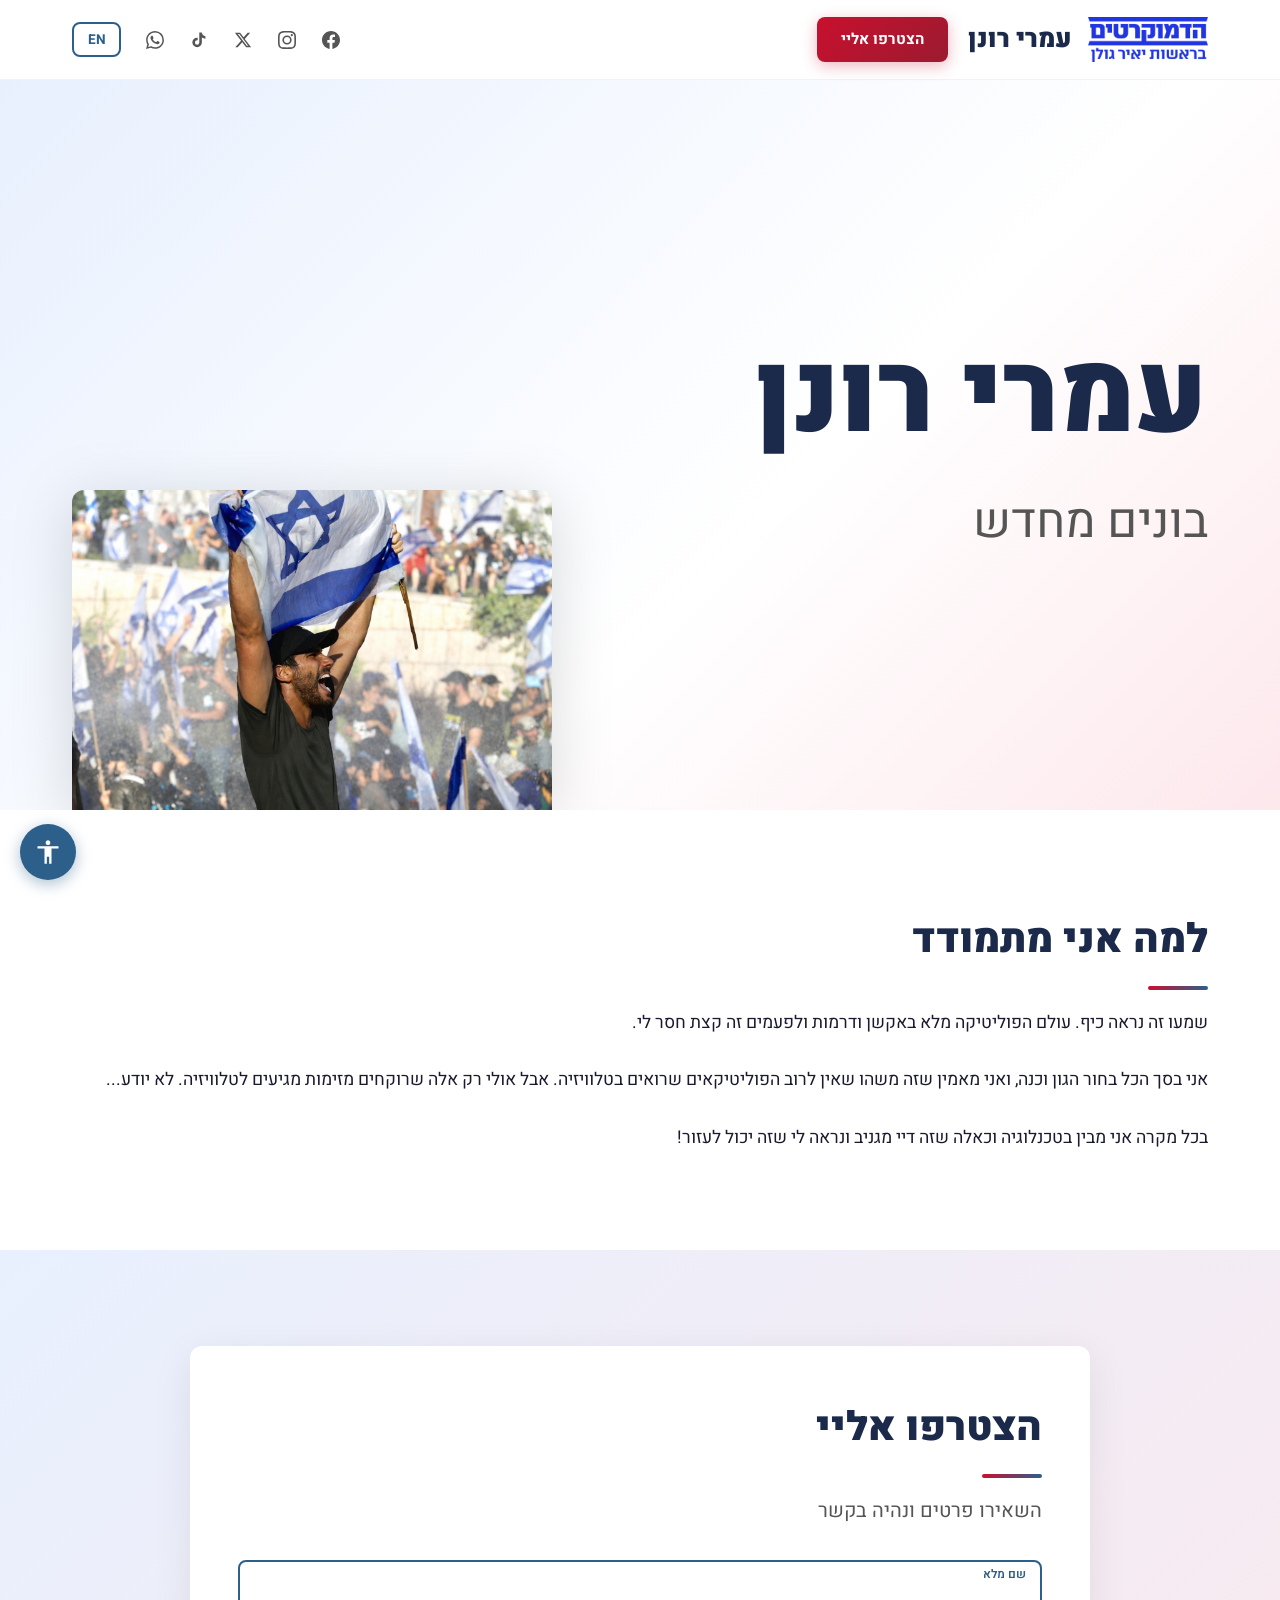
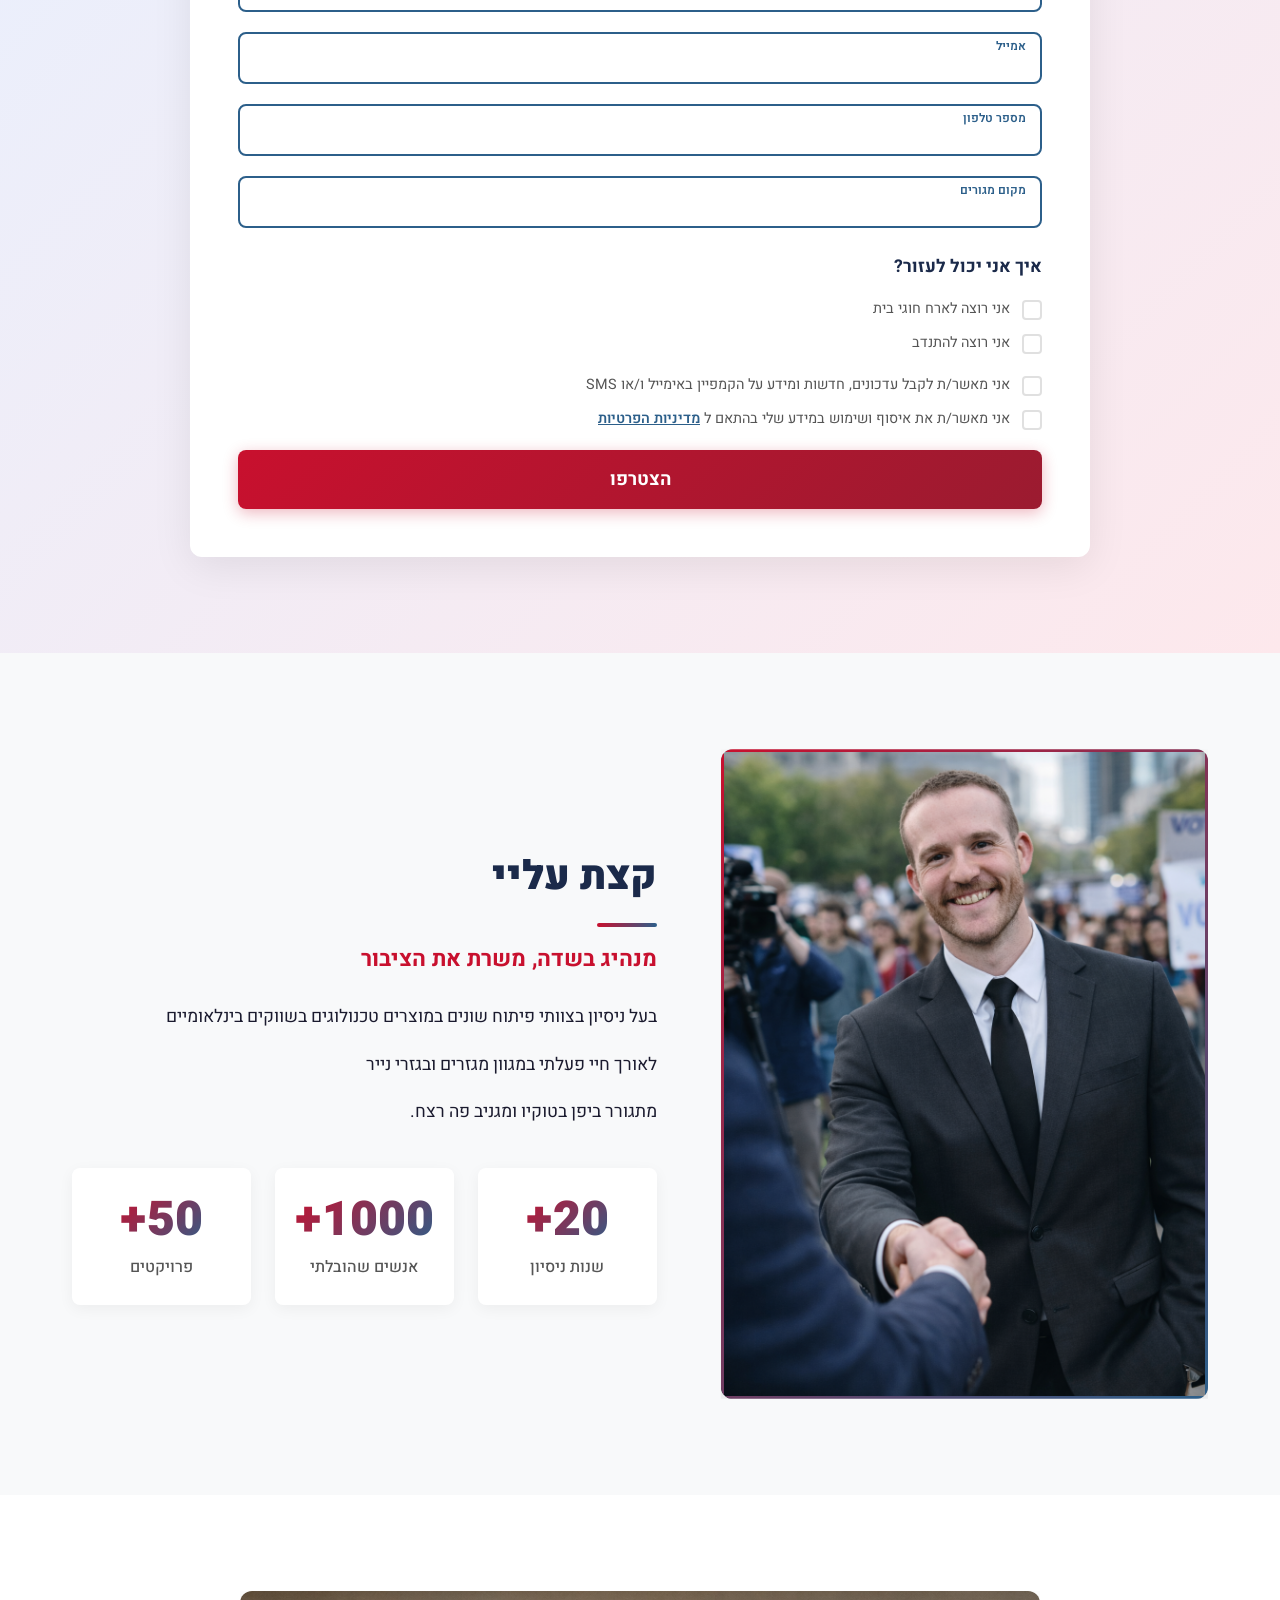
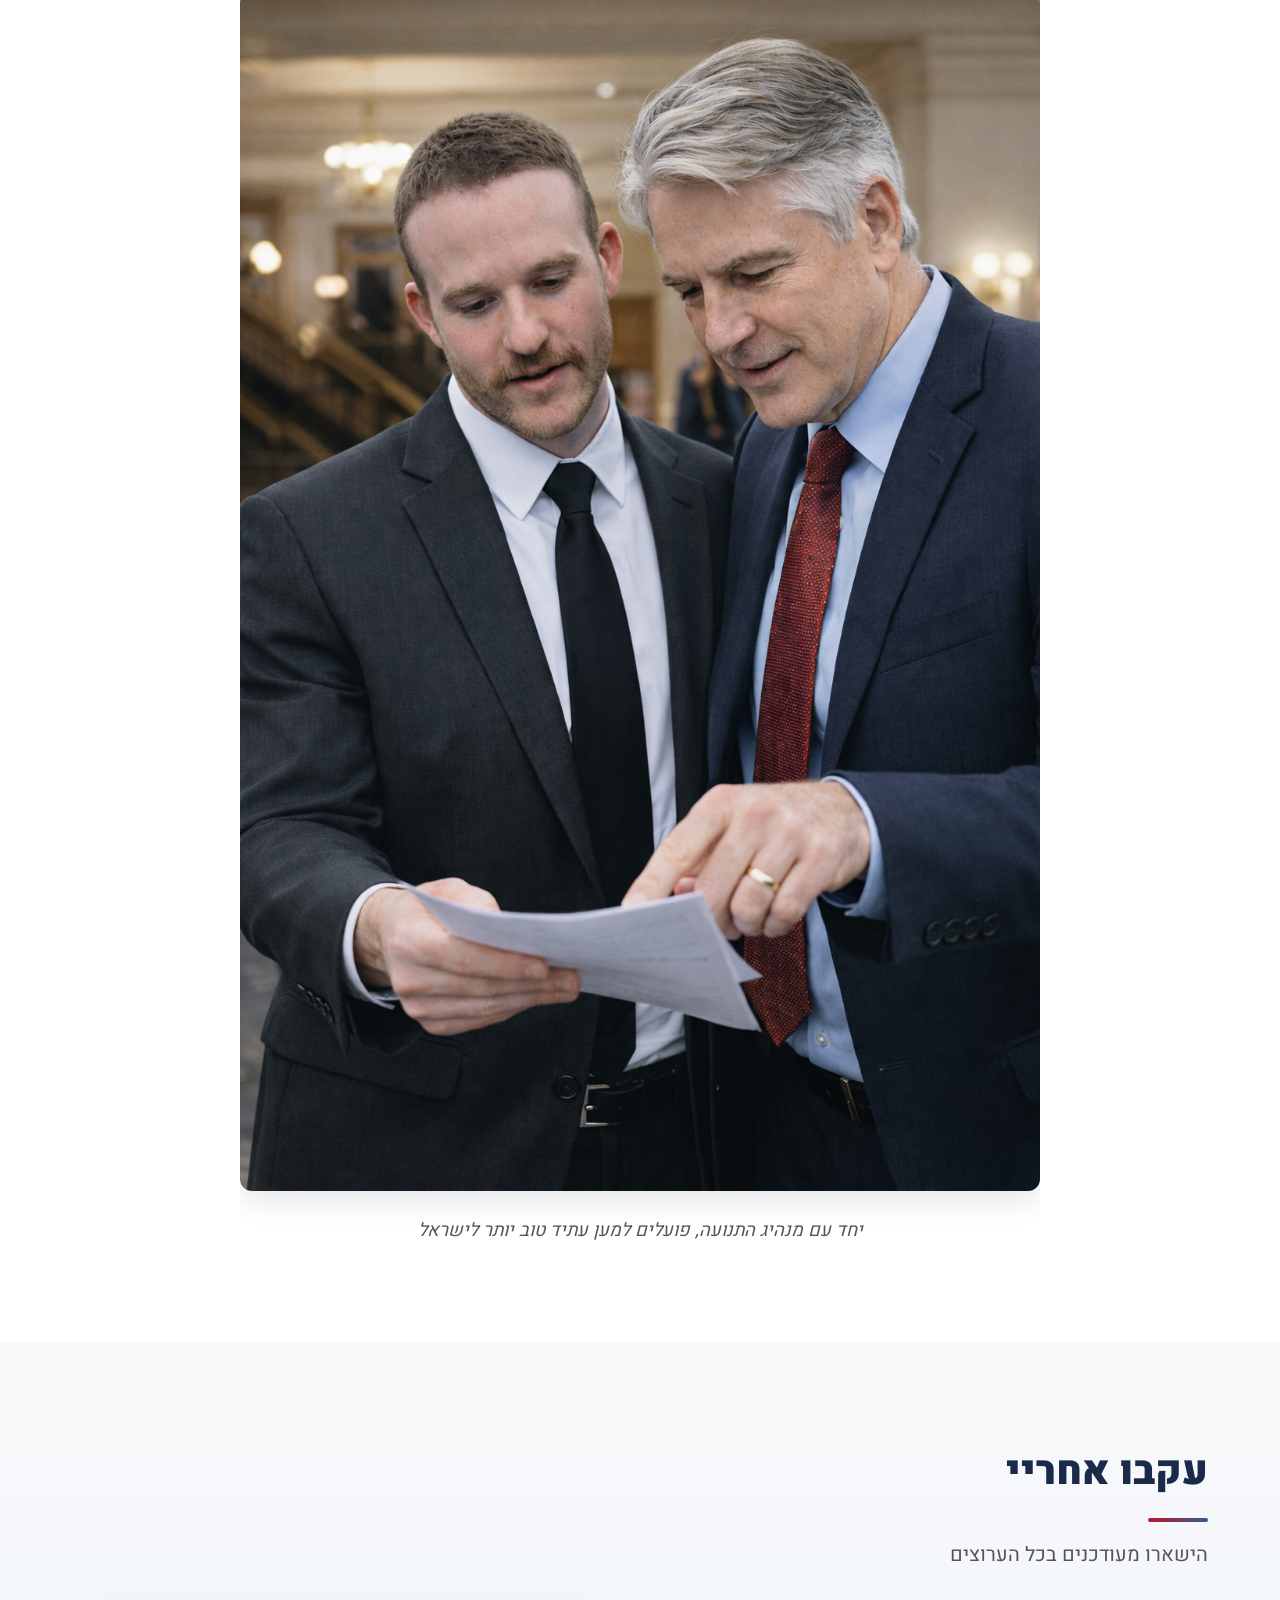
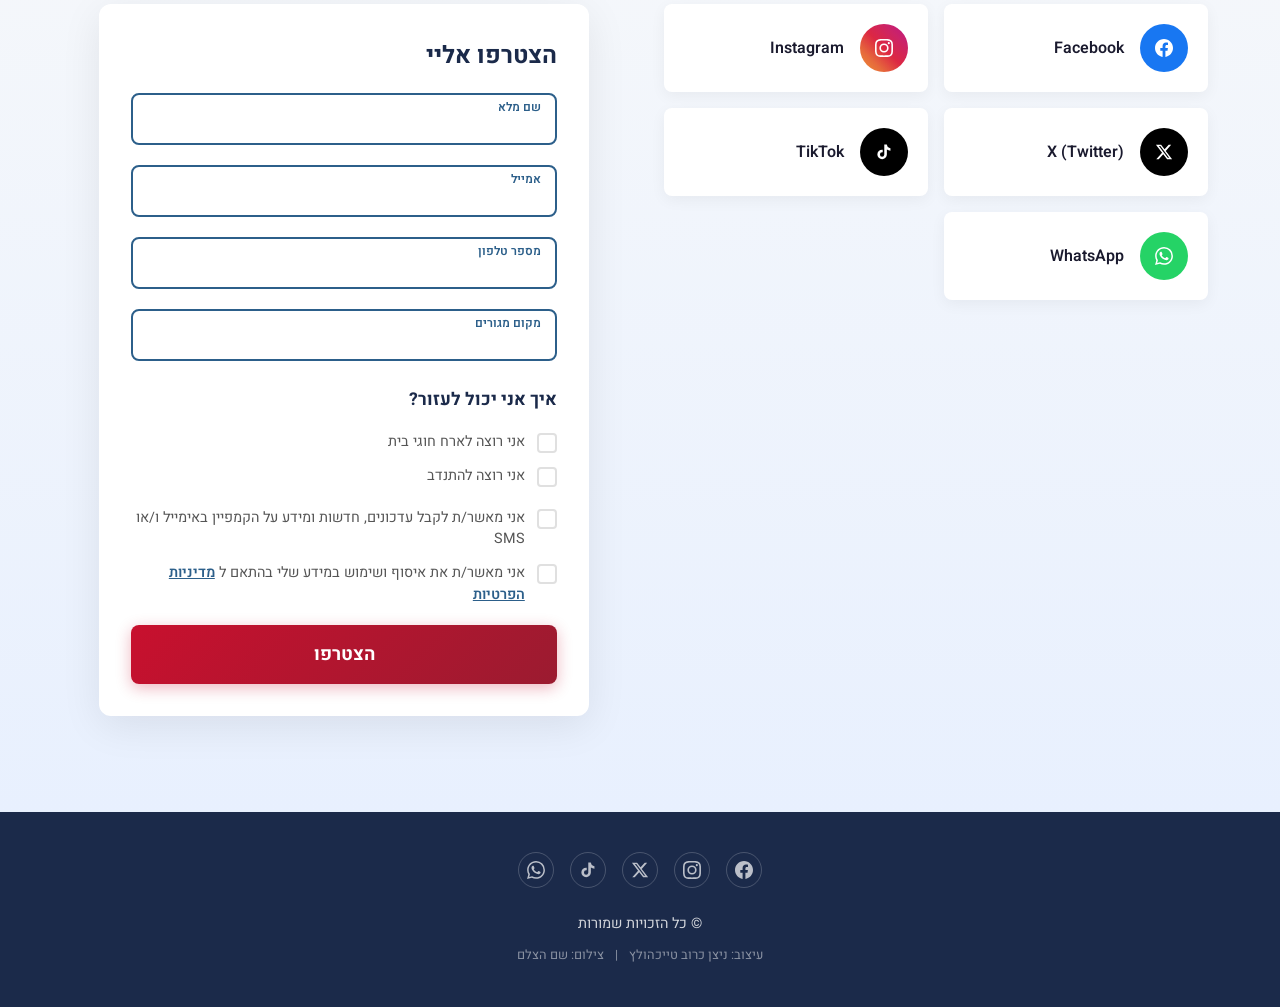
<file: index.html>
<!DOCTYPE html>
<html lang="he" dir="rtl">
<head>
  <meta charset="UTF-8">
  <meta name="viewport" content="width=device-width, initial-scale=1.0">
  <title id="pageTitle">עמרי רונן — בונים מחדש</title>
  <meta name="description" id="metaDescription" content="הצטרפו לעמרי רונן לקידום חזון מדיני ותיקון חברתי">
  <meta property="og:title" content="עמרי רונן — בונים מחדש">
  <meta property="og:description" content="הצטרפו לעמרי רונן לקידום חזון מדיני ותיקון חברתי">
  <meta property="og:image" content="images/og-image.jpg">
  <meta property="og:type" content="website">
  <link rel="icon" href="images/favicon.ico">

  <!-- Google Fonts -->
  <link rel="preconnect" href="https://fonts.googleapis.com">
  <link rel="preconnect" href="https://fonts.gstatic.com" crossorigin>
  <link href="https://fonts.googleapis.com/css2?family=Heebo:wght@300;400;500;700;900&family=Frank+Ruhl+Libre:wght@400;700;900&family=Inter:wght@300;400;500;700&display=swap" rel="stylesheet">

  <!-- Stylesheets -->
  <link rel="stylesheet" href="css/styles.css">
  <link rel="stylesheet" href="css/animations.css">
</head>
<body>

  <!-- ====== SKIP TO CONTENT (Accessibility) ====== -->
  <a href="#main-content" class="skip-link" id="skipLink">דלג לתוכן</a>

  <!-- ====== HEADER ====== -->
  <header class="site-header" id="siteHeader">
    <div class="header-container">
      <!-- Logo & Candidate Name + CTA -->
      <div class="header-left">
        <a href="#hero" class="header-logo">
          <img src="images/logo.svg" alt="" id="headerLogo" class="logo-img">
        </a>
        <div class="header-identity">
          <span class="candidate-name" data-i18n="header.candidateName"></span>
          <a href="#join" class="btn btn-primary header-cta" data-i18n="header.ctaButton"></a>
        </div>
      </div>

      <!-- Header Actions -->
      <div class="header-actions">
        <!-- Social Icons (header) -->
        <div class="social-icons header-social" id="headerSocial">
          <!-- Populated by JS -->
        </div>

        <!-- Language Toggle -->
        <button class="lang-toggle" id="langToggle" aria-label="Switch Language">
          <span data-i18n="languageToggle"></span>
        </button>
      </div>
    </div>
  </header>

  <!-- ====== MAIN CONTENT ====== -->
  <main id="main-content">

    <!-- ── Hero Section ── -->
    <section class="hero" id="hero">
      <div class="hero-grid">
        <!-- Text Side -->
        <div class="hero-text">
          <h1 class="hero-headline anim-fade-up" data-i18n="hero.headline"></h1>
          <p class="hero-subheadline anim-fade-up anim-delay-1" data-i18n="hero.subheadline"></p>
        </div>
        <!-- Image Side -->
        <div class="hero-image-wrapper anim-fade-left">
          <img src="" alt="" id="heroImage" class="hero-img lazyload">
        </div>
      </div>
    </section>

    <!-- ── Vision / Mission Section ── -->
    <section class="section vision-section" id="vision">
      <div class="container">
        <h2 class="section-title anim-fade-up" data-i18n="vision.title"></h2>
        <div class="vision-content" id="visionContent">
          <!-- Paragraphs populated by JS -->
        </div>
      </div>
    </section>

    <!-- ── Join Form (Primary) ── -->
    <section class="section join-section join-primary" id="join">
      <div class="container">
        <div class="form-wrapper anim-fade-up">
          <h2 class="section-title" data-i18n="joinForm.title"></h2>
          <p class="section-subtitle" data-i18n="joinForm.subtitle"></p>
          <form class="lead-form" id="joinFormPrimary" novalidate>
            <div class="form-grid">
              <div class="form-field" data-field="name">
                <input type="text" name="name" required autocomplete="name">
                <label data-i18n="joinForm.fields.name"></label>
                <span class="field-error"></span>
              </div>
              <div class="form-field" data-field="email">
                <input type="email" name="email" required autocomplete="email">
                <label data-i18n="joinForm.fields.email"></label>
                <span class="field-error"></span>
              </div>
              <div class="form-field" data-field="phone">
                <input type="tel" name="phone" required autocomplete="tel">
                <label data-i18n="joinForm.fields.phone"></label>
                <span class="field-error"></span>
              </div>
              <div class="form-field city-autocomplete-wrapper" data-field="city">
                <input type="text" name="city" class="city-autocomplete-input" autocomplete="off">
                <label data-i18n="joinForm.fields.city"></label>
                <span class="field-error"></span>
                <div class="city-dropdown"></div>
              </div>
            </div>
            <div class="form-checkboxes">
              <h4 class="form-checkboxes-title" data-i18n="joinForm.howCanIHelp"></h4>
              <label class="checkbox-label">
                <input type="checkbox" name="hostMeetings">
                <span class="checkbox-custom"></span>
                <span data-i18n="joinForm.checkboxes.hostMeetings"></span>
              </label>
              <label class="checkbox-label">
                <input type="checkbox" name="volunteer">
                <span class="checkbox-custom"></span>
                <span data-i18n="joinForm.checkboxes.volunteer"></span>
              </label>
            </div>
            <div class="form-consent">
              <label class="checkbox-label">
                <input type="checkbox" name="receiveUpdates">
                <span class="checkbox-custom"></span>
                <span data-i18n="joinForm.receiveUpdatesText"></span>
              </label>
              <label class="checkbox-label">
                <input type="checkbox" name="privacy" required>
                <span class="checkbox-custom"></span>
                <span>
                  <span data-i18n="joinForm.privacyText"></span>
                  <a href="privacy-policy.html" class="privacy-link" target="_blank" data-i18n="joinForm.privacyLink"></a>
                </span>
              </label>
            </div>
            <button type="submit" class="btn btn-primary btn-submit">
              <span data-i18n="joinForm.submitButton"></span>
              <span class="btn-loader" aria-hidden="true"></span>
            </button>
            <div class="form-message" id="formMessagePrimary" aria-live="polite"></div>
          </form>
        </div>
      </div>
    </section>

    <!-- ── About Section ── -->
    <section class="section about-section" id="about">
      <div class="container">
        <div class="about-grid">
          <div class="about-image-wrapper anim-fade-right">
            <img data-src-config="about" alt="" id="aboutImage" class="about-image lazyload">
          </div>
          <div class="about-content">
            <h2 class="section-title anim-fade-up" data-i18n="about.title"></h2>
            <p class="about-tagline anim-fade-up anim-delay-1" data-i18n="about.tagline"></p>
            <div class="about-bio anim-fade-up anim-delay-2" id="aboutBio">
              <!-- Populated by JS -->
            </div>
            <div class="achievements-grid" id="achievementsGrid">
              <!-- Populated by JS -->
            </div>
          </div>
        </div>
      </div>
    </section>

    <!-- ── Partner / Alliance Photo Section ── -->
    <section class="section partner-section" id="partnerSection">
      <div class="container">
        <div class="partner-wrapper anim-fade-up">
          <img data-src-config="partner" alt="" id="partnerImage" class="partner-image lazyload">
          <p class="partner-caption" data-i18n="partner.caption"></p>
        </div>
      </div>
    </section>

    <!-- ── Follow / Social + Second Form ── -->
    <section class="section follow-section" id="followSection">
      <div class="container">
        <h2 class="section-title anim-fade-up" data-i18n="follow.title"></h2>
        <p class="section-subtitle anim-fade-up anim-delay-1" data-i18n="follow.subtitle"></p>

        <div class="follow-grid">
          <!-- Social Links Grid -->
          <div class="follow-social anim-fade-up anim-delay-2" id="followSocial">
            <!-- Populated by JS -->
          </div>

          <!-- Second Join Form -->
          <div class="form-wrapper form-secondary anim-fade-up anim-delay-3">
            <h3 class="form-title" data-i18n="joinForm.title"></h3>
            <form class="lead-form" id="joinFormSecondary" novalidate>
              <div class="form-grid">
                <div class="form-field" data-field="name">
                  <input type="text" name="name" required autocomplete="name">
                  <label data-i18n="joinForm.fields.name"></label>
                  <span class="field-error"></span>
                </div>
                <div class="form-field" data-field="email">
                  <input type="email" name="email" required autocomplete="email">
                  <label data-i18n="joinForm.fields.email"></label>
                  <span class="field-error"></span>
                </div>
                <div class="form-field" data-field="phone">
                  <input type="tel" name="phone" required autocomplete="tel">
                  <label data-i18n="joinForm.fields.phone"></label>
                  <span class="field-error"></span>
                </div>
                <div class="form-field city-autocomplete-wrapper" data-field="city">
                  <input type="text" name="city" class="city-autocomplete-input" autocomplete="off">
                  <label data-i18n="joinForm.fields.city"></label>
                  <span class="field-error"></span>
                  <div class="city-dropdown"></div>
                </div>
              </div>
              <div class="form-checkboxes">
                <h4 class="form-checkboxes-title" data-i18n="joinForm.howCanIHelp"></h4>
                <label class="checkbox-label">
                  <input type="checkbox" name="hostMeetings">
                  <span class="checkbox-custom"></span>
                  <span data-i18n="joinForm.checkboxes.hostMeetings"></span>
                </label>
                <label class="checkbox-label">
                  <input type="checkbox" name="volunteer">
                  <span class="checkbox-custom"></span>
                  <span data-i18n="joinForm.checkboxes.volunteer"></span>
                </label>
              </div>
              <div class="form-consent">
                <label class="checkbox-label">
                  <input type="checkbox" name="receiveUpdates">
                  <span class="checkbox-custom"></span>
                  <span data-i18n="joinForm.receiveUpdatesText"></span>
                </label>
                <label class="checkbox-label">
                  <input type="checkbox" name="privacy" required>
                  <span class="checkbox-custom"></span>
                  <span>
                    <span data-i18n="joinForm.privacyText"></span>
                    <a href="privacy-policy.html" class="privacy-link" target="_blank" data-i18n="joinForm.privacyLink"></a>
                  </span>
                </label>
              </div>
              <button type="submit" class="btn btn-primary btn-submit">
                <span data-i18n="joinForm.submitButton"></span>
                <span class="btn-loader" aria-hidden="true"></span>
              </button>
              <div class="form-message" id="formMessageSecondary" aria-live="polite"></div>
            </form>
          </div>
        </div>
      </div>
    </section>

  </main>

  <!-- ====== THANK YOU POPUP ====== -->
  <div class="popup-overlay" id="thankYouPopup" aria-hidden="true">
    <div class="popup-card">
      <button class="popup-close" id="popupClose" aria-label="Close">&times;</button>
      <div class="popup-icon">&#10003;</div>
      <h3 class="popup-title" data-i18n="joinForm.popup.title"></h3>
      <p class="popup-text" data-i18n="joinForm.popup.text"></p>
      <div class="popup-buttons">
        <a href="#" class="popup-btn popup-btn-whatsapp" id="popupWhatsapp" target="_blank" rel="noopener">
          <span data-i18n="joinForm.popup.whatsappButton"></span>
        </a>
        <a href="#" class="popup-btn popup-btn-register" id="popupRegister" target="_blank" rel="noopener">
          <span data-i18n="joinForm.popup.registerButton"></span>
        </a>
      </div>
    </div>
  </div>

  <!-- ====== FOOTER ====== -->
  <footer class="site-footer" id="siteFooter">
    <div class="footer-container">
      <div class="footer-social" id="footerSocial">
        <!-- Populated by JS -->
      </div>
      <div class="footer-info">
        <p data-i18n="footer.copyright"></p>
        <p class="footer-credits">
          <span data-i18n="footer.designCredit"></span>
          <span class="footer-separator">|</span>
          <span data-i18n="footer.photoCredit"></span>
        </p>
      </div>
    </div>
  </footer>

  <!-- ====== ACCESSIBILITY WIDGET ====== -->
  <div class="a11y-widget" id="a11yWidget">
    <button class="a11y-toggle" id="a11yToggle" aria-label="Accessibility Options">
      <svg viewBox="0 0 24 24" fill="currentColor" width="28" height="28">
        <path d="M12 2C13.1 2 14 2.9 14 4C14 5.1 13.1 6 12 6C10.9 6 10 5.1 10 4C10 2.9 10.9 2 12 2ZM21 9H15V22H13V16H11V22H9V9H3V7H21V9Z"/>
      </svg>
    </button>
    <div class="a11y-panel" id="a11yPanel" aria-hidden="true">
      <div class="a11y-panel-header">
        <h3 data-i18n="accessibility.title"></h3>
        <button class="a11y-close" id="a11yClose" aria-label="Close">&times;</button>
      </div>
      <div class="a11y-options">
        <button class="a11y-option" data-action="increaseFontSize">
          <span class="a11y-icon">A+</span>
          <span data-i18n="accessibility.options.increaseFontSize"></span>
        </button>
        <button class="a11y-option" data-action="decreaseFontSize">
          <span class="a11y-icon">A-</span>
          <span data-i18n="accessibility.options.decreaseFontSize"></span>
        </button>
        <button class="a11y-option" data-action="increaseLineHeight">
          <span class="a11y-icon">↕</span>
          <span data-i18n="accessibility.options.increaseLineHeight"></span>
        </button>
        <button class="a11y-option" data-action="readableFont">
          <span class="a11y-icon">Aa</span>
          <span data-i18n="accessibility.options.readableFont"></span>
        </button>
        <button class="a11y-option" data-action="highContrast">
          <span class="a11y-icon">◐</span>
          <span data-i18n="accessibility.options.highContrast"></span>
        </button>
        <button class="a11y-option" data-action="grayscale">
          <span class="a11y-icon">◑</span>
          <span data-i18n="accessibility.options.grayscale"></span>
        </button>
        <button class="a11y-option" data-action="highlightLinks">
          <span class="a11y-icon">🔗</span>
          <span data-i18n="accessibility.options.highlightLinks"></span>
        </button>
        <button class="a11y-option" data-action="readingMask">
          <span class="a11y-icon">▬</span>
          <span data-i18n="accessibility.options.readingMask"></span>
        </button>
        <button class="a11y-option" data-action="hideImages">
          <span class="a11y-icon">🖼</span>
          <span data-i18n="accessibility.options.hideImages"></span>
        </button>
        <button class="a11y-option" data-action="pauseAnimations">
          <span class="a11y-icon">⏸</span>
          <span data-i18n="accessibility.options.pauseAnimations"></span>
        </button>
        <button class="a11y-option" data-action="focusOutline">
          <span class="a11y-icon">□</span>
          <span data-i18n="accessibility.options.focusOutline"></span>
        </button>
        <button class="a11y-option a11y-reset" data-action="resetAll">
          <span class="a11y-icon">↺</span>
          <span data-i18n="accessibility.options.resetAll"></span>
        </button>
      </div>
    </div>
  </div>

  <!-- ====== READING MASK (Accessibility) ====== -->
  <div class="reading-mask" id="readingMask" aria-hidden="true">
    <div class="reading-mask-top"></div>
    <div class="reading-mask-bottom"></div>
  </div>

  <!-- ====== SCRIPTS ====== -->
  <script src="config/content.js"></script>
  <script src="config/settings.js"></script>
  <script src="js/app.js"></script>
  <script src="js/accessibility.js"></script>
  <script src="js/form.js"></script>
  <script src="js/city-autocomplete.js"></script>

</body>
</html>
</file>
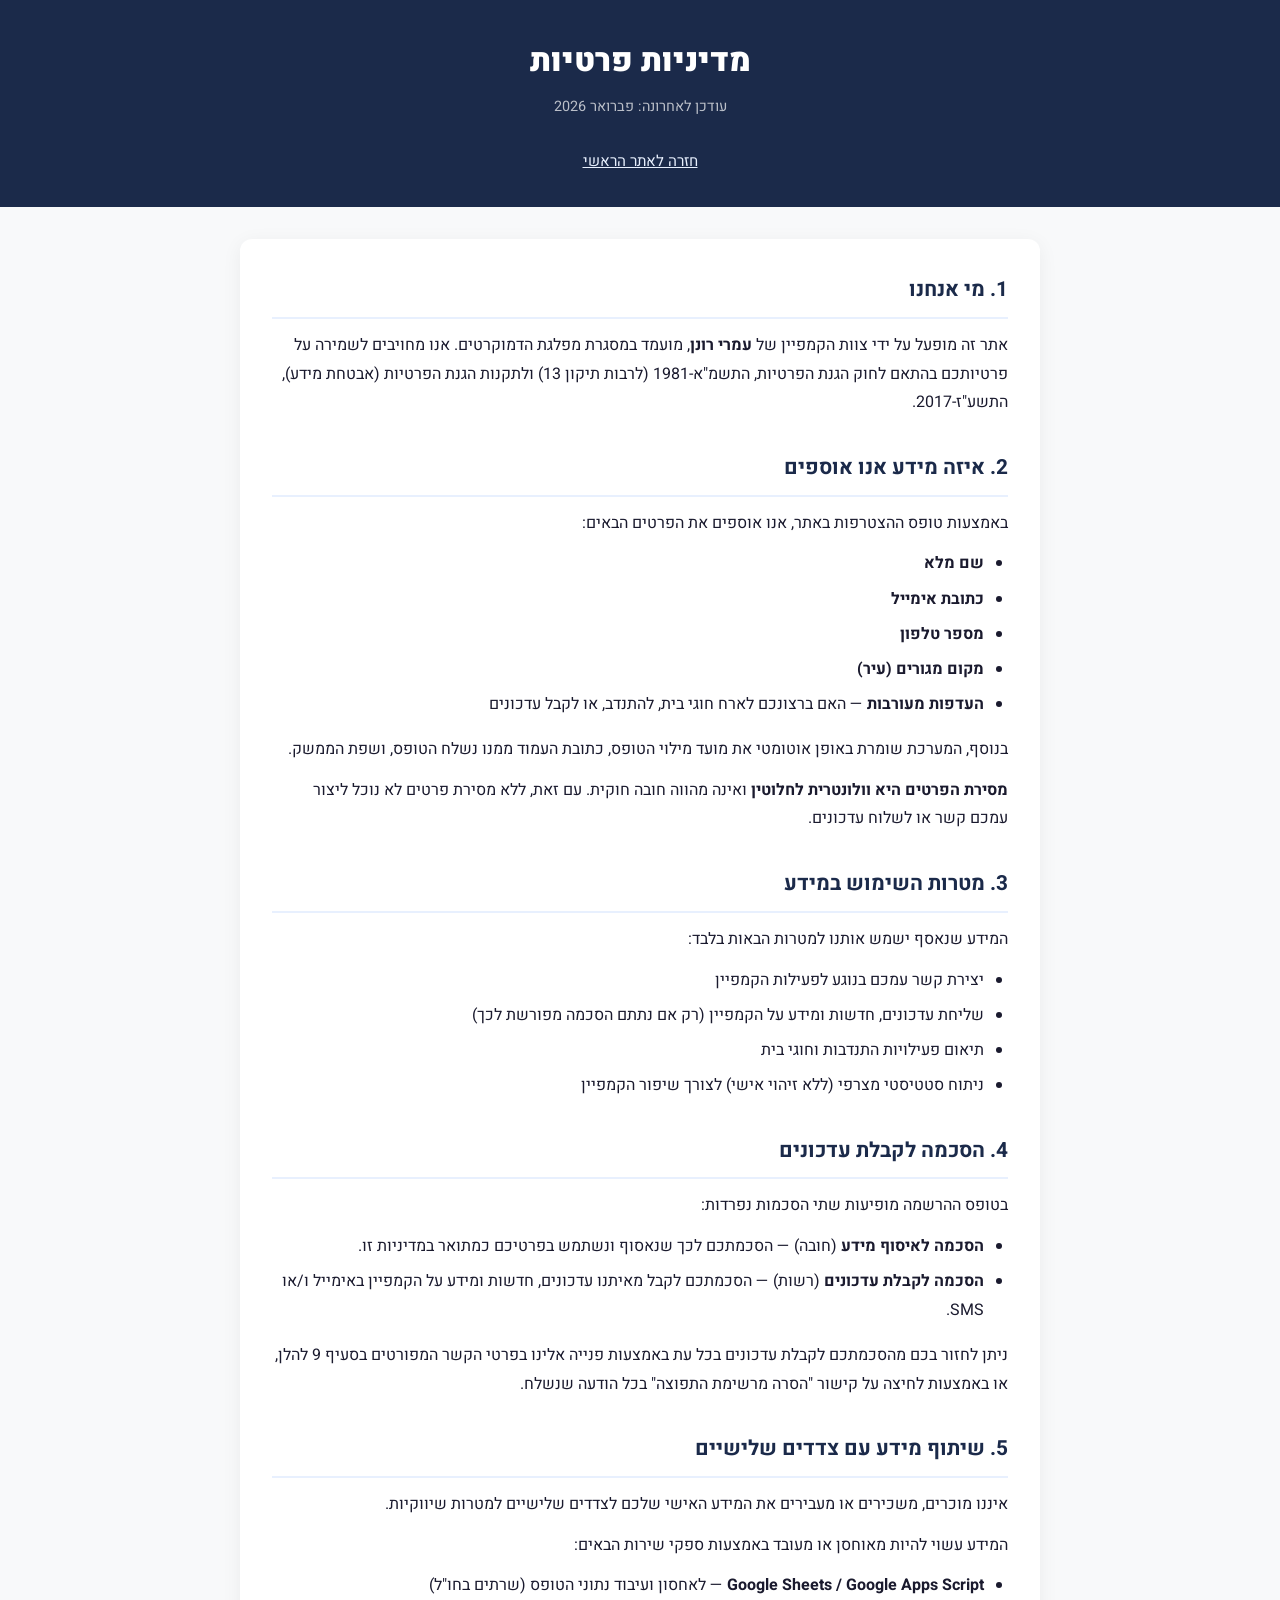
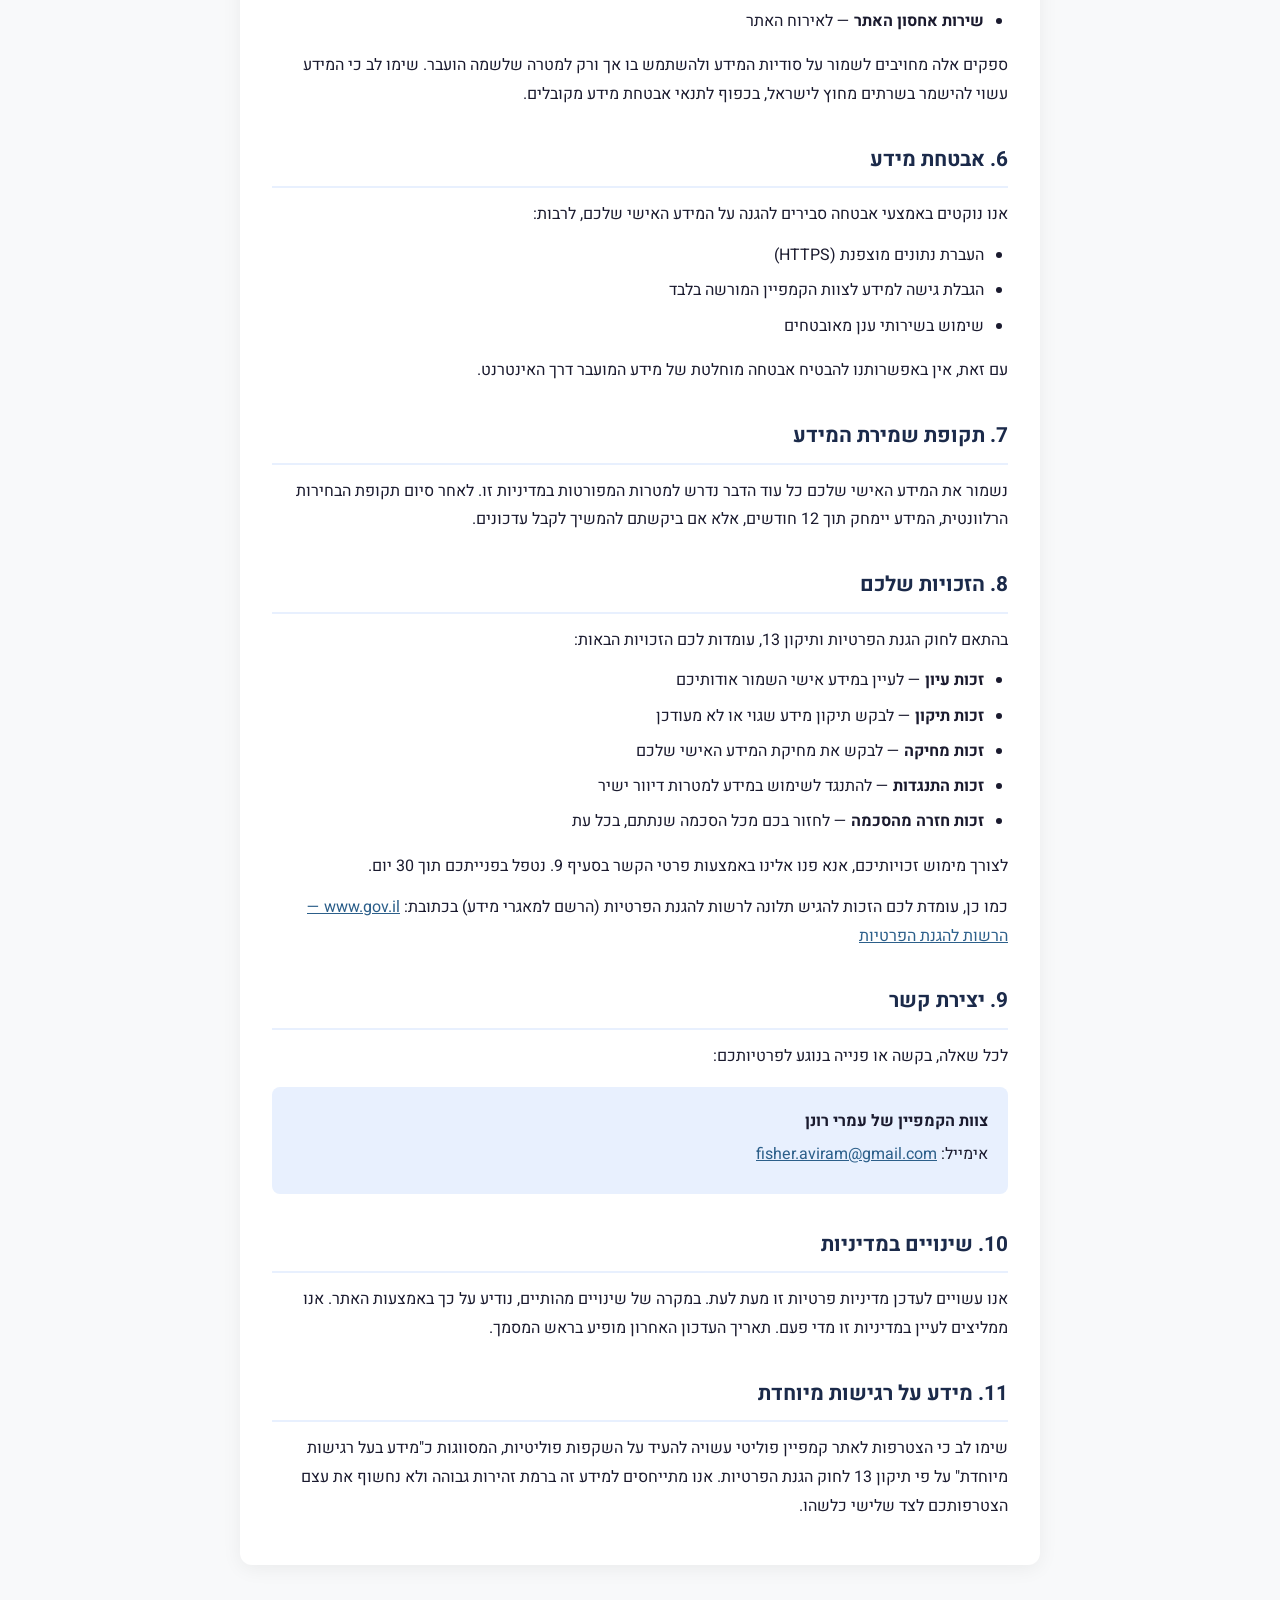
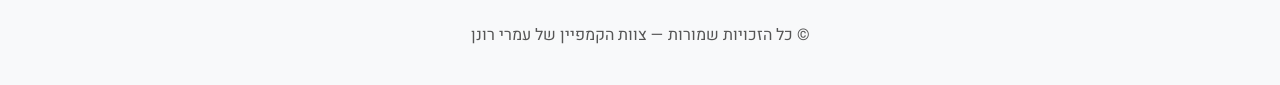
<file: privacy-policy.html>
<!DOCTYPE html>
<html lang="he" dir="rtl">

<head>
  <meta charset="UTF-8">
  <meta name="viewport" content="width=device-width, initial-scale=1.0">
  <title>מדיניות פרטיות — עמרי רונן</title>
  <link rel="preconnect" href="https://fonts.googleapis.com">
  <link rel="preconnect" href="https://fonts.gstatic.com" crossorigin>
  <link href="https://fonts.googleapis.com/css2?family=Heebo:wght@300;400;500;700;900&display=swap" rel="stylesheet">
  <link rel="icon" href="images/favicon.ico">
  <style>
    *,
    *::before,
    *::after {
      margin: 0;
      padding: 0;
      box-sizing: border-box;
    }

    html {
      scroll-behavior: smooth;
    }

    body {
      font-family: 'Heebo', 'Segoe UI', sans-serif;
      color: #1A1A2E;
      background: #F8F9FA;
      line-height: 1.8;
      -webkit-font-smoothing: antialiased;
    }

    .policy-header {
      background: #1B2A4A;
      color: #fff;
      padding: 2rem;
      text-align: center;
    }

    .policy-header h1 {
      font-size: 2rem;
      font-weight: 900;
      margin-bottom: 0.25rem;
    }

    .policy-header .updated {
      font-size: 0.9rem;
      opacity: 0.7;
    }

    .policy-header .back-link {
      display: inline-block;
      margin-top: 1rem;
      color: #E8F0FE;
      text-decoration: underline;
      font-size: 0.95rem;
    }

    .policy-container {
      max-width: 800px;
      margin: 2rem auto;
      padding: 2rem;
      background: #fff;
      border-radius: 12px;
      box-shadow: 0 4px 20px rgba(0, 0, 0, 0.06);
    }

    h2 {
      font-size: 1.3rem;
      font-weight: 700;
      color: #1B2A4A;
      margin-top: 2rem;
      margin-bottom: 0.75rem;
      padding-bottom: 0.5rem;
      border-bottom: 2px solid #E8F0FE;
    }

    h2:first-child {
      margin-top: 0;
    }

    p,
    li {
      font-size: 1rem;
      margin-bottom: 0.75rem;
    }

    ul {
      padding-right: 1.5rem;
      margin-bottom: 1rem;
    }

    li {
      margin-bottom: 0.4rem;
    }

    a {
      color: #2C5F8A;
    }

    .contact-box {
      background: #E8F0FE;
      padding: 1.25rem;
      border-radius: 8px;
      margin-top: 1rem;
    }

    .contact-box p {
      margin-bottom: 0.3rem;
    }

    .policy-footer {
      text-align: center;
      padding: 1.5rem;
      font-size: 0.85rem;
      color: #555;
    }

    @media (max-width: 768px) {
      .policy-container {
        margin: 1rem;
        padding: 1.25rem;
      }

      h2 {
        font-size: 1.15rem;
      }
    }
  </style>
</head>

<body>

  <header class="policy-header">
    <h1>מדיניות פרטיות</h1>
    <p class="updated">עודכן לאחרונה: פברואר 2026</p>
    <a href="index.html" class="back-link">חזרה לאתר הראשי</a>
  </header>

  <div class="policy-container">

    <h2>1. מי אנחנו</h2>
    <p>
      אתר זה מופעל על ידי צוות הקמפיין של <strong>עמרי רונן</strong>, מועמד במסגרת מפלגת הדמוקרטים.
      אנו מחויבים לשמירה על פרטיותכם בהתאם לחוק הגנת הפרטיות, התשמ"א-1981 (לרבות תיקון 13) ולתקנות הגנת הפרטיות (אבטחת
      מידע), התשע"ז-2017.
    </p>

    <h2>2. איזה מידע אנו אוספים</h2>
    <p>באמצעות טופס ההצטרפות באתר, אנו אוספים את הפרטים הבאים:</p>
    <ul>
      <li><strong>שם מלא</strong></li>
      <li><strong>כתובת אימייל</strong></li>
      <li><strong>מספר טלפון</strong></li>
      <li><strong>מקום מגורים (עיר)</strong></li>
      <li><strong>העדפות מעורבות</strong> — האם ברצונכם לארח חוגי בית, להתנדב, או לקבל עדכונים</li>
    </ul>
    <p>
      בנוסף, המערכת שומרת באופן אוטומטי את מועד מילוי הטופס, כתובת העמוד ממנו נשלח הטופס, ושפת הממשק.
    </p>
    <p>
      <strong>מסירת הפרטים היא וולונטרית לחלוטין</strong> ואינה מהווה חובה חוקית. עם זאת, ללא מסירת פרטים לא נוכל ליצור
      עמכם קשר או לשלוח עדכונים.
    </p>

    <h2>3. מטרות השימוש במידע</h2>
    <p>המידע שנאסף ישמש אותנו למטרות הבאות בלבד:</p>
    <ul>
      <li>יצירת קשר עמכם בנוגע לפעילות הקמפיין</li>
      <li>שליחת עדכונים, חדשות ומידע על הקמפיין (רק אם נתתם הסכמה מפורשת לכך)</li>
      <li>תיאום פעילויות התנדבות וחוגי בית</li>
      <li>ניתוח סטטיסטי מצרפי (ללא זיהוי אישי) לצורך שיפור הקמפיין</li>
    </ul>

    <h2>4. הסכמה לקבלת עדכונים</h2>
    <p>
      בטופס ההרשמה מופיעות שתי הסכמות נפרדות:
    </p>
    <ul>
      <li><strong>הסכמה לאיסוף מידע</strong> (חובה) — הסכמתכם לכך שנאסוף ונשתמש בפרטיכם כמתואר במדיניות זו.</li>
      <li><strong>הסכמה לקבלת עדכונים</strong> (רשות) — הסכמתכם לקבל מאיתנו עדכונים, חדשות ומידע על הקמפיין באימייל ו/או
        SMS.</li>
    </ul>
    <p>
      ניתן לחזור בכם מהסכמתכם לקבלת עדכונים בכל עת באמצעות פנייה אלינו בפרטי הקשר המפורטים בסעיף 9 להלן, או באמצעות
      לחיצה על קישור "הסרה מרשימת התפוצה" בכל הודעה שנשלח.
    </p>

    <h2>5. שיתוף מידע עם צדדים שלישיים</h2>
    <p>
      איננו מוכרים, משכירים או מעבירים את המידע האישי שלכם לצדדים שלישיים למטרות שיווקיות.
    </p>
    <p>המידע עשוי להיות מאוחסן או מעובד באמצעות ספקי שירות הבאים:</p>
    <ul>
      <li><strong>Google Sheets / Google Apps Script</strong> — לאחסון ועיבוד נתוני הטופס (שרתים בחו"ל)</li>
      <li><strong>שירות אחסון האתר</strong> — לאירוח האתר</li>
    </ul>
    <p>
      ספקים אלה מחויבים לשמור על סודיות המידע ולהשתמש בו אך ורק למטרה שלשמה הועבר.
      שימו לב כי המידע עשוי להישמר בשרתים מחוץ לישראל, בכפוף לתנאי אבטחת מידע מקובלים.
    </p>

    <h2>6. אבטחת מידע</h2>
    <p>
      אנו נוקטים באמצעי אבטחה סבירים להגנה על המידע האישי שלכם, לרבות:
    </p>
    <ul>
      <li>העברת נתונים מוצפנת (HTTPS)</li>
      <li>הגבלת גישה למידע לצוות הקמפיין המורשה בלבד</li>
      <li>שימוש בשירותי ענן מאובטחים</li>
    </ul>
    <p>
      עם זאת, אין באפשרותנו להבטיח אבטחה מוחלטת של מידע המועבר דרך האינטרנט.
    </p>

    <h2>7. תקופת שמירת המידע</h2>
    <p>
      נשמור את המידע האישי שלכם כל עוד הדבר נדרש למטרות המפורטות במדיניות זו.
      לאחר סיום תקופת הבחירות הרלוונטית, המידע יימחק תוך 12 חודשים, אלא אם ביקשתם להמשיך לקבל עדכונים.
    </p>

    <h2>8. הזכויות שלכם</h2>
    <p>
      בהתאם לחוק הגנת הפרטיות ותיקון 13, עומדות לכם הזכויות הבאות:
    </p>
    <ul>
      <li><strong>זכות עיון</strong> — לעיין במידע אישי השמור אודותיכם</li>
      <li><strong>זכות תיקון</strong> — לבקש תיקון מידע שגוי או לא מעודכן</li>
      <li><strong>זכות מחיקה</strong> — לבקש את מחיקת המידע האישי שלכם</li>
      <li><strong>זכות התנגדות</strong> — להתנגד לשימוש במידע למטרות דיוור ישיר</li>
      <li><strong>זכות חזרה מהסכמה</strong> — לחזור בכם מכל הסכמה שנתתם, בכל עת</li>
    </ul>
    <p>
      לצורך מימוש זכויותיכם, אנא פנו אלינו באמצעות פרטי הקשר בסעיף 9.
      נטפל בפנייתכם תוך 30 יום.
    </p>
    <p>
      כמו כן, עומדת לכם הזכות להגיש תלונה לרשות להגנת הפרטיות (הרשם למאגרי מידע) בכתובת:
      <a href="https://www.gov.il/he/departments/the_privacy_protection_authority" target="_blank"
        rel="noopener">www.gov.il — הרשות להגנת הפרטיות</a>
    </p>

    <h2>9. יצירת קשר</h2>
    <p>לכל שאלה, בקשה או פנייה בנוגע לפרטיותכם:</p>
    <div class="contact-box">
      <p><strong>צוות הקמפיין של עמרי רונן</strong></p>
      <p>אימייל: <a href="mailto:fisher.aviram@gmail.com">fisher.aviram@gmail.com</a></p>
    </div>

    <h2>10. שינויים במדיניות</h2>
    <p>
      אנו עשויים לעדכן מדיניות פרטיות זו מעת לעת. במקרה של שינויים מהותיים, נודיע על כך באמצעות האתר.
      אנו ממליצים לעיין במדיניות זו מדי פעם. תאריך העדכון האחרון מופיע בראש המסמך.
    </p>

    <h2>11. מידע על רגישות מיוחדת</h2>
    <p>
      שימו לב כי הצטרפות לאתר קמפיין פוליטי עשויה להעיד על השקפות פוליטיות, המסווגות כ"מידע בעל רגישות מיוחדת" על פי
      תיקון 13 לחוק הגנת הפרטיות.
      אנו מתייחסים למידע זה ברמת זהירות גבוהה ולא נחשוף את עצם הצטרפותכם לצד שלישי כלשהו.
    </p>

  </div>

  <footer class="policy-footer">
    <p>&copy; כל הזכויות שמורות — צוות הקמפיין של עמרי רונן</p>
  </footer>

</body>

</html>
</file>
<file: css/styles.css>
/* ============================================
   MAIN STYLESHEET
   Political Candidate Website
   ============================================ */

/* ── CSS Custom Properties (from config) ──── */
:root {
  --primary-blue:     #1B2A4A;
  --royal-blue:       #2C5F8A;
  --bright-blue:      #3D7EC7;
  --light-blue:       #E8F0FE;
  --primary-red:      #C8102E;
  --deep-red:         #9B1B30;
  --light-red:        #FDE8EC;
  --white:            #FFFFFF;
  --off-white:        #F8F9FA;
  --dark-text:        #1A1A2E;
  --gray-text:        #555555;
  --light-gray:       #E0E0E0;
  --overlay-dark:     rgba(26, 42, 74, 0.7);

  --font-primary:     'Heebo', 'Segoe UI', sans-serif;
  --font-secondary:   'Frank Ruhl Libre', serif;
  --font-english:     'Inter', 'Segoe UI', sans-serif;

  /* Spacing & Layout (overridden by config/settings.js) */
  --header-height:    80px;
  --content-max-width: 1200px;
  --section-padding-y: 6rem;
  --section-padding-x: 2rem;
  --section-padding:  var(--section-padding-y) var(--section-padding-x);
  --hero-min-height:  90vh;
  --hero-headline-gap: 1rem;
  --hero-subheadline-gap: 2.5rem;
  --hero-column-gap: 2rem;
  --card-padding:     2rem;
  --form-gap:         1rem;
  --grid-gap:         2rem;
  --border-radius:    12px;
  --border-radius-sm: 8px;

  /* Font Sizes (overridden by config/settings.js) */
  --fs-hero-headline:     3.5rem;
  --fs-hero-subheadline:  1.5rem;
  --fs-section-title:     2.5rem;
  --fs-section-subtitle:  1.25rem;
  --fs-body:              1.1rem;
  --fs-small:             0.9rem;
  --fs-button:            1.1rem;
  --fs-nav:               1rem;
  --fs-achievement-num:   3rem;
  --fs-achievement-label: 1rem;
  --fs-footer:            0.9rem;

  /* Image Sizes (overridden by config/settings.js) */
  --hero-img-max-width:   500px;
  --about-img-max-width:  500px;
  --partner-img-max-width: 800px;

  --transition-fast:  0.2s ease;
  --transition-med:   0.4s ease;
  --transition-slow:  0.8s cubic-bezier(0.25, 0.46, 0.45, 0.94);
}

/* ── Reset & Base ─────────────────────────── */
*, *::before, *::after {
  margin: 0;
  padding: 0;
  box-sizing: border-box;
}

html {
  scroll-behavior: smooth;
  font-size: 16px;
  scroll-padding-top: var(--header-height);
}

body {
  font-family: var(--font-primary);
  color: var(--dark-text);
  background: var(--white);
  line-height: 1.7;
  overflow-x: hidden;
  -webkit-font-smoothing: antialiased;
  -moz-osx-font-smoothing: grayscale;
}

/* English mode */
html[dir="ltr"] body {
  font-family: var(--font-english);
}

img {
  max-width: 100%;
  height: auto;
  display: block;
}

a {
  color: inherit;
  text-decoration: none;
}

ul {
  list-style: none;
}

button {
  border: none;
  background: none;
  cursor: pointer;
  font-family: inherit;
  color: inherit;
}

input, textarea, select {
  font-family: inherit;
  font-size: inherit;
}

/* ── Skip Link (Accessibility) ────────────── */
.skip-link {
  position: absolute;
  top: -100%;
  left: 50%;
  transform: translateX(-50%);
  background: var(--primary-blue);
  color: var(--white);
  padding: 0.75rem 1.5rem;
  border-radius: 0 0 var(--border-radius-sm) var(--border-radius-sm);
  z-index: 10000;
  font-weight: 700;
  transition: top var(--transition-fast);
}

.skip-link:focus {
  top: 0;
}

/* ── Utility Classes ──────────────────────── */
.container {
  width: 100%;
  max-width: var(--content-max-width);
  margin: 0 auto;
  padding: 0 2rem;
}

.section {
  padding: var(--section-padding);
}

.section-title {
  font-family: var(--font-secondary);
  font-size: var(--fs-section-title);
  font-weight: 900;
  margin-bottom: 1rem;
  color: var(--primary-blue);
  position: relative;
}

html[dir="ltr"] .section-title {
  font-family: var(--font-english);
}

.section-title::after {
  content: '';
  display: block;
  width: 60px;
  height: 4px;
  background: linear-gradient(90deg, var(--primary-red), var(--royal-blue));
  margin-top: 0.75rem;
  border-radius: 2px;
}

.section-subtitle {
  font-size: var(--fs-section-subtitle);
  color: var(--gray-text);
  margin-bottom: 2rem;
}

/* ── Buttons ──────────────────────────────── */
.btn {
  display: inline-flex;
  align-items: center;
  justify-content: center;
  gap: 0.5rem;
  padding: 0.85rem 2rem;
  border-radius: var(--border-radius-sm);
  font-size: 1.1rem;
  font-weight: 700;
  transition: all var(--transition-fast);
  cursor: pointer;
  white-space: nowrap;
}

.btn-primary {
  background: linear-gradient(135deg, var(--primary-red), var(--deep-red));
  color: var(--white);
  box-shadow: 0 4px 15px rgba(200, 16, 46, 0.3);
}

.btn-primary:hover {
  transform: translateY(-2px);
  box-shadow: 0 6px 20px rgba(200, 16, 46, 0.45);
}

.btn-primary:active {
  transform: translateY(0);
}

.btn-hero {
  background: linear-gradient(135deg, var(--primary-red), var(--deep-red));
  color: var(--white);
  font-size: 1.25rem;
  padding: 1rem 2.5rem;
  border-radius: var(--border-radius);
  box-shadow: 0 6px 25px rgba(200, 16, 46, 0.4);
}

.btn-hero:hover {
  transform: translateY(-3px) scale(1.02);
  box-shadow: 0 8px 30px rgba(200, 16, 46, 0.55);
}

/* ============================================
   HEADER
   ============================================ */
.site-header {
  position: fixed;
  top: 0;
  left: 0;
  right: 0;
  z-index: 1000;
  height: var(--header-height);
  background: rgba(255, 255, 255, 0.95);
  backdrop-filter: blur(10px);
  -webkit-backdrop-filter: blur(10px);
  border-bottom: 1px solid rgba(0, 0, 0, 0.05);
  transition: all var(--transition-fast);
}

.site-header.scrolled {
  box-shadow: 0 2px 20px rgba(0, 0, 0, 0.1);
  height: 65px;
}

.header-container {
  display: flex;
  align-items: center;
  justify-content: space-between;
  height: 100%;
  max-width: var(--content-max-width);
  margin: 0 auto;
  padding: 0 2rem;
}

/* Header Left Group */
.header-left {
  display: flex;
  align-items: center;
  gap: clamp(0.4rem, 1.5vw, 1rem);
  z-index: 1001;
  min-width: 0;
}

/* Logo */
.header-logo {
  display: flex;
  align-items: center;
  flex-shrink: 0;
}

.logo-img {
  width: 65px;
  height: 65px;
  object-fit: contain;
  transition: all var(--transition-fast);
}

.site-header.scrolled .logo-img {
  width: 50px;
  height: 50px;
}

/* Candidate Name + CTA side by side */
.header-identity {
  display: flex;
  align-items: center;
  gap: clamp(0.5rem, 2vw, 1.25rem);
  min-width: 0;
}

.candidate-name {
  font-family: var(--font-secondary);
  font-size: clamp(0.9rem, 3.5vw, 1.6rem);
  font-weight: 900;
  color: var(--primary-blue);
  line-height: 1.2;
  white-space: nowrap;
}

html[dir="ltr"] .candidate-name {
  font-family: var(--font-english);
}

/* Navigation */
.header-nav {
  display: flex;
  align-items: center;
}

.nav-list {
  display: flex;
  gap: 2rem;
}

.nav-list a {
  font-size: 1rem;
  font-weight: 500;
  color: var(--dark-text);
  position: relative;
  padding: 0.25rem 0;
  transition: color var(--transition-fast);
}

.nav-list a::after {
  content: '';
  position: absolute;
  bottom: -2px;
  right: 0;
  width: 0;
  height: 2px;
  background: var(--primary-red);
  transition: width var(--transition-fast);
}

html[dir="ltr"] .nav-list a::after {
  right: auto;
  left: 0;
}

.nav-list a:hover::after,
.nav-list a.active::after {
  width: 100%;
}

.nav-list a:hover {
  color: var(--royal-blue);
}

/* Header Actions */
.header-actions {
  display: flex;
  align-items: center;
  gap: 1rem;
}

.header-social {
  display: flex;
  gap: 0.5rem;
}

.social-icon {
  display: inline-flex;
  align-items: center;
  justify-content: center;
  width: 36px;
  height: 36px;
  border-radius: 50%;
  color: var(--gray-text);
  transition: all var(--transition-fast);
  font-size: 0.9rem;
}

.social-icon:hover {
  color: var(--white);
  background: var(--royal-blue);
  transform: translateY(-2px);
}

/* Language Toggle */
.lang-toggle {
  padding: 0.35rem 0.85rem;
  border: 2px solid var(--royal-blue);
  border-radius: var(--border-radius-sm);
  font-weight: 700;
  font-size: 0.85rem;
  color: var(--royal-blue);
  transition: all var(--transition-fast);
}

.lang-toggle:hover {
  background: var(--royal-blue);
  color: var(--white);
}

/* Header CTA */
.header-cta {
  font-size: clamp(0.7rem, 2vw, 0.95rem);
  padding: 0.6rem clamp(0.6rem, 2.5vw, 1.5rem);
  flex-shrink: 0;
}

/* ============================================
   HERO SECTION — Side-by-side layout
   Desktop: text right, image left (RTL)
   Mobile:  text top, image bottom
   ============================================ */
.hero {
  margin-top: var(--header-height);
  background: linear-gradient(135deg, var(--light-blue) 0%, var(--white) 60%, var(--light-red) 100%);
  overflow: hidden;
}

.hero-grid {
  display: grid;
  grid-template-columns: 1.3fr 1fr;
  align-items: end;
  max-width: var(--content-max-width);
  margin: 0 auto;
  min-height: calc(var(--hero-min-height) - var(--header-height));
  padding: 0 var(--section-padding-x);
  gap: var(--hero-column-gap);
}

/* Text side — wider column, vertically centered */
.hero-text {
  padding: 4rem 0;
  align-self: center;
}

.hero-headline {
  font-family: var(--font-secondary);
  font-size: var(--fs-hero-headline);
  font-weight: 900;
  line-height: 1.25;
  margin-bottom: var(--hero-headline-gap);
  color: var(--primary-blue);
}

html[dir="ltr"] .hero-headline {
  font-family: var(--font-english);
}

.hero-subheadline {
  font-size: var(--fs-hero-subheadline);
  font-weight: 400;
  margin-bottom: var(--hero-subheadline-gap);
  color: var(--gray-text);
  line-height: 1.7;
}

/* Image side — flush to bottom of section */
.hero-image-wrapper {
  display: flex;
  align-items: flex-end;
  justify-content: center;
  align-self: end;
}

.hero-img {
  width: 100%;
  max-width: var(--hero-img-max-width);
  height: auto;
  max-height: calc(var(--hero-min-height) - var(--header-height));
  object-fit: contain;
  object-position: bottom center;
  display: block;
  border-radius: var(--border-radius) var(--border-radius) 0 0;
  filter: drop-shadow(0 10px 30px rgba(0, 0, 0, 0.15));
}

/* Placeholder when image not loaded */
.hero-img[src=""] {
  min-height: 400px;
  background: linear-gradient(135deg, var(--light-blue), var(--light-red));
  border-radius: var(--border-radius) var(--border-radius) 0 0;
}

/* ============================================
   VISION SECTION
   ============================================ */
.vision-section {
  background: var(--white);
}

.vision-content p {
  font-size: var(--fs-body);
  line-height: 1.9;
  margin-bottom: 1.5rem;
  color: var(--dark-text);
}

.vision-content p:last-child {
  margin-bottom: 0;
}

/* ============================================
   JOIN / FORM SECTION
   ============================================ */
.join-section {
  background: linear-gradient(135deg, var(--light-blue) 0%, var(--light-red) 100%);
  padding-left: clamp(0.5rem, 2vw, 2rem);
  padding-right: clamp(0.5rem, 2vw, 2rem);
}

.form-wrapper {
  width: 90%;
  max-width: 900px;
  margin: 0 auto;
  background: var(--white);
  padding: clamp(1.25rem, 4vw, 3rem);
  border-radius: var(--border-radius);
  box-shadow: 0 10px 40px rgba(0, 0, 0, 0.08);
}

.form-grid {
  display: grid;
  grid-template-columns: 1fr;
  gap: 1.25rem;
}

/* City Autocomplete Dropdown */
.city-autocomplete-wrapper {
  position: relative;
}

.city-dropdown {
  position: absolute;
  top: 100%;
  left: 0;
  right: 0;
  background: var(--white);
  border: 2px solid var(--royal-blue);
  border-top: none;
  border-radius: 0 0 var(--border-radius-sm) var(--border-radius-sm);
  max-height: 200px;
  overflow-y: auto;
  z-index: 100;
  display: none;
  box-shadow: 0 6px 20px rgba(0, 0, 0, 0.1);
}

.city-dropdown.open {
  display: block;
}

.city-option {
  padding: 0.6rem 1rem;
  cursor: pointer;
  font-size: 0.95rem;
  transition: background var(--transition-fast);
}

.city-option:hover,
.city-option.active {
  background: var(--light-blue);
  color: var(--royal-blue);
  font-weight: 600;
}

/* Floating Label Input */
.form-field {
  position: relative;
}

.form-field input {
  width: 100%;
  padding: 1rem 1rem 0.5rem;
  border: 2px solid var(--light-gray);
  border-radius: var(--border-radius-sm);
  font-size: 1rem;
  background: var(--off-white);
  transition: all var(--transition-fast);
  outline: none;
}

.form-field label {
  position: absolute;
  top: 50%;
  right: 1rem;
  transform: translateY(-50%);
  font-size: 1rem;
  color: var(--gray-text);
  pointer-events: none;
  transition: all var(--transition-fast);
}

html[dir="ltr"] .form-field label {
  right: auto;
  left: 1rem;
}

.form-field input:focus,
.form-field input:not(:placeholder-shown) {
  border-color: var(--royal-blue);
  background: var(--white);
}

.form-field input:focus + label,
.form-field input:not(:placeholder-shown) + label {
  top: 0.25rem;
  transform: translateY(0);
  font-size: 0.75rem;
  color: var(--royal-blue);
  font-weight: 600;
}

.form-field input::placeholder {
  color: transparent;
}

.field-error {
  display: none;
  font-size: 0.8rem;
  color: var(--primary-red);
  margin-top: 0.25rem;
  padding-right: 0.5rem;
}

html[dir="ltr"] .field-error {
  padding-right: 0;
  padding-left: 0.5rem;
}

.form-field.error input {
  border-color: var(--primary-red);
}

.form-field.error .field-error {
  display: block;
}

/* How Can I Help Checkboxes */
.form-checkboxes {
  margin: 1.5rem 0 0.5rem;
  display: flex;
  flex-direction: column;
  gap: 0.75rem;
}

.form-checkboxes-title {
  font-family: var(--font-secondary);
  font-size: 1.1rem;
  font-weight: 700;
  color: var(--primary-blue);
  margin-bottom: 0.25rem;
}

html[dir="ltr"] .form-checkboxes-title {
  font-family: var(--font-english);
}

/* Consent Checkboxes (Privacy + Updates) */
.form-consent {
  margin: 1.25rem 0;
  display: flex;
  flex-direction: column;
  gap: 0.75rem;
}

.checkbox-label {
  display: flex;
  align-items: flex-start;
  gap: 0.75rem;
  cursor: pointer;
  font-size: 0.9rem;
  color: var(--gray-text);
  line-height: 1.5;
}

.checkbox-label input {
  display: none;
}

.checkbox-custom {
  flex-shrink: 0;
  width: 20px;
  height: 20px;
  border: 2px solid var(--light-gray);
  border-radius: 4px;
  position: relative;
  transition: all var(--transition-fast);
  margin-top: 2px;
}

.checkbox-label input:checked + .checkbox-custom {
  background: var(--royal-blue);
  border-color: var(--royal-blue);
}

.checkbox-label input:checked + .checkbox-custom::after {
  content: '';
  position: absolute;
  top: 2px;
  left: 5px;
  width: 6px;
  height: 10px;
  border: solid var(--white);
  border-width: 0 2px 2px 0;
  transform: rotate(45deg);
}

.privacy-link {
  color: var(--royal-blue);
  text-decoration: underline;
  font-weight: 600;
}

/* Submit Button */
.btn-submit {
  width: 100%;
  padding: 1rem;
  font-size: 1.15rem;
  position: relative;
}

.btn-submit.loading .btn-loader {
  display: inline-block;
}

.btn-loader {
  display: none;
  width: 20px;
  height: 20px;
  border: 3px solid rgba(255, 255, 255, 0.3);
  border-top-color: var(--white);
  border-radius: 50%;
  animation: spin 0.6s linear infinite;
}

@keyframes spin {
  to { transform: rotate(360deg); }
}

/* Form Messages */
.form-message {
  text-align: center;
  margin-top: 1rem;
  padding: 0.75rem;
  border-radius: var(--border-radius-sm);
  font-weight: 600;
  display: none;
}

.form-message.success {
  display: block;
  background: #E8F5E9;
  color: #2E7D32;
}

.form-message.error {
  display: block;
  background: var(--light-red);
  color: var(--deep-red);
}

/* ============================================
   THANK-YOU POPUP
   ============================================ */
.popup-overlay {
  display: none;
  position: fixed;
  inset: 0;
  z-index: 10000;
  background: rgba(0, 0, 0, 0.5);
  backdrop-filter: blur(4px);
  -webkit-backdrop-filter: blur(4px);
  align-items: center;
  justify-content: center;
}

.popup-overlay.active {
  display: flex;
}

.popup-card {
  background: var(--white);
  border-radius: var(--border-radius);
  padding: 2.5rem 2rem;
  max-width: 440px;
  width: 90%;
  text-align: center;
  position: relative;
  box-shadow: 0 20px 60px rgba(0, 0, 0, 0.2);
  animation: popupSlideIn 0.3s ease;
}

@keyframes popupSlideIn {
  from {
    opacity: 0;
    transform: translateY(20px) scale(0.95);
  }
  to {
    opacity: 1;
    transform: translateY(0) scale(1);
  }
}

.popup-close {
  position: absolute;
  top: 0.75rem;
  right: 0.75rem;
  width: 32px;
  height: 32px;
  font-size: 1.5rem;
  color: var(--gray-text);
  display: flex;
  align-items: center;
  justify-content: center;
  border-radius: 50%;
  transition: background var(--transition-fast);
}

html[dir="ltr"] .popup-close {
  right: 0.75rem;
  left: auto;
}

.popup-close:hover {
  background: var(--off-white);
}

.popup-icon {
  width: 64px;
  height: 64px;
  margin: 0 auto 1.25rem;
  background: #E8F5E9;
  color: #2E7D32;
  border-radius: 50%;
  display: flex;
  align-items: center;
  justify-content: center;
  font-size: 2rem;
  font-weight: 700;
}

.popup-title {
  font-family: var(--font-secondary);
  font-size: 1.6rem;
  font-weight: 900;
  color: var(--primary-blue);
  margin-bottom: 0.75rem;
}

html[dir="ltr"] .popup-title {
  font-family: var(--font-english);
}

.popup-text {
  font-size: 1rem;
  color: var(--gray-text);
  line-height: 1.7;
  margin-bottom: 1.75rem;
}

.popup-buttons {
  display: flex;
  flex-direction: column;
  gap: 0.75rem;
}

.popup-btn {
  display: inline-flex;
  align-items: center;
  justify-content: center;
  gap: 0.5rem;
  padding: 0.85rem 1.5rem;
  border-radius: var(--border-radius-sm);
  font-size: 1.05rem;
  font-weight: 700;
  color: var(--white);
  text-decoration: none;
  transition: all var(--transition-fast);
  cursor: pointer;
}

.popup-btn:hover {
  transform: translateY(-2px);
}

.popup-btn-whatsapp {
  background: #25D366;
  box-shadow: 0 4px 15px rgba(37, 211, 102, 0.35);
}

.popup-btn-whatsapp:hover {
  background: #20bd5a;
  box-shadow: 0 6px 20px rgba(37, 211, 102, 0.5);
}

.popup-btn-register {
  background: var(--royal-blue);
  box-shadow: 0 4px 15px rgba(44, 95, 138, 0.35);
}

.popup-btn-register:hover {
  background: var(--bright-blue);
  box-shadow: 0 6px 20px rgba(44, 95, 138, 0.5);
}

/* ============================================
   ABOUT SECTION
   ============================================ */
.about-section {
  background: var(--off-white);
}

.about-grid {
  display: grid;
  grid-template-columns: 1fr 1.2fr;
  gap: 4rem;
  align-items: center;
}

.about-image-wrapper {
  position: relative;
  border-radius: var(--border-radius);
  overflow: hidden;
  box-shadow: 0 15px 40px rgba(0, 0, 0, 0.12);
}

.about-image-wrapper::after {
  content: '';
  position: absolute;
  inset: 0;
  border: 3px solid transparent;
  border-image: linear-gradient(135deg, var(--primary-red), var(--royal-blue)) 1;
  border-radius: var(--border-radius);
  pointer-events: none;
}

.about-image {
  width: 100%;
  aspect-ratio: 3/4;
  object-fit: cover;
}

/* Placeholder for about image */
.about-image[src=""],
.about-image:not([src]) {
  background: linear-gradient(135deg, var(--light-blue), var(--light-red));
  min-height: 400px;
}

.about-tagline {
  font-family: var(--font-secondary);
  font-size: 1.4rem;
  font-weight: 700;
  color: var(--primary-red);
  margin-bottom: 1.5rem;
  line-height: 1.5;
}

html[dir="ltr"] .about-tagline {
  font-family: var(--font-english);
}

.about-bio p {
  font-size: var(--fs-body);
  margin-bottom: 1rem;
  line-height: 1.8;
}

/* Achievement Counters */
.achievements-grid {
  display: grid;
  grid-template-columns: repeat(3, 1fr);
  gap: 1.5rem;
  margin-top: 2.5rem;
}

.achievement-card {
  text-align: center;
  padding: 1.5rem 1rem;
  background: var(--white);
  border-radius: var(--border-radius-sm);
  box-shadow: 0 4px 15px rgba(0, 0, 0, 0.05);
  transition: transform var(--transition-fast);
}

.achievement-card:hover {
  transform: translateY(-5px);
}

.achievement-number {
  font-size: var(--fs-achievement-num);
  font-weight: 900;
  background: linear-gradient(135deg, var(--primary-red), var(--royal-blue));
  -webkit-background-clip: text;
  -webkit-text-fill-color: transparent;
  background-clip: text;
  line-height: 1.2;
}

.achievement-label {
  font-size: var(--fs-achievement-label);
  color: var(--gray-text);
  margin-top: 0.25rem;
  font-weight: 500;
}

/* ============================================
   PARTNER SECTION
   ============================================ */
.partner-section {
  background: var(--white);
  text-align: center;
}

.partner-wrapper {
  max-width: var(--partner-img-max-width);
  margin: 0 auto;
}

.partner-image {
  width: 100%;
  border-radius: var(--border-radius);
  box-shadow: 0 10px 30px rgba(0, 0, 0, 0.1);
  margin-bottom: 1.5rem;
}

/* Placeholder for partner image */
.partner-image[src=""],
.partner-image:not([src]) {
  background: linear-gradient(135deg, var(--light-blue), var(--light-red));
  min-height: 300px;
}

.partner-caption {
  font-size: 1.15rem;
  color: var(--gray-text);
  font-style: italic;
}

/* ============================================
   FOLLOW / SOCIAL SECTION
   ============================================ */
.follow-section {
  background: linear-gradient(180deg, var(--off-white) 0%, var(--light-blue) 100%);
}

.follow-grid {
  display: grid;
  grid-template-columns: 1fr 1fr;
  gap: 3rem;
  align-items: start;
  margin-top: 2rem;
}

.follow-social {
  display: grid;
  grid-template-columns: repeat(2, 1fr);
  gap: 1rem;
}

.social-card {
  display: flex;
  align-items: center;
  gap: 1rem;
  padding: 1.25rem;
  background: var(--white);
  border-radius: var(--border-radius-sm);
  box-shadow: 0 4px 15px rgba(0, 0, 0, 0.05);
  transition: all var(--transition-fast);
  text-decoration: none;
  color: var(--dark-text);
}

.social-card:hover {
  transform: translateY(-3px);
  box-shadow: 0 6px 20px rgba(0, 0, 0, 0.1);
}

.social-card-icon {
  width: 48px;
  height: 48px;
  border-radius: 50%;
  display: flex;
  align-items: center;
  justify-content: center;
  flex-shrink: 0;
  font-size: 1.2rem;
  color: var(--white);
}

.social-card-icon.facebook  { background: #1877F2; }
.social-card-icon.instagram { background: linear-gradient(45deg, #f09433, #e6683c, #dc2743, #cc2366, #bc1888); }
.social-card-icon.twitter   { background: #000000; }
.social-card-icon.tiktok    { background: #000000; }
.social-card-icon.whatsapp  { background: #25D366; }
.social-card-icon.youtube   { background: #FF0000; }
.social-card-icon.telegram  { background: #0088CC; }

.social-card-name {
  font-weight: 600;
  font-size: 1rem;
}

.form-secondary {
  background: var(--white);
  padding: 2rem;
}

.form-secondary .form-grid {
  grid-template-columns: 1fr;
}

.form-title {
  font-family: var(--font-secondary);
  font-size: 1.5rem;
  font-weight: 700;
  color: var(--primary-blue);
  margin-bottom: 1rem;
}

html[dir="ltr"] .form-title {
  font-family: var(--font-english);
}

/* ============================================
   FOOTER
   ============================================ */
.site-footer {
  background: var(--primary-blue);
  color: var(--white);
  padding: 2.5rem 2rem;
}

.footer-container {
  max-width: var(--content-max-width);
  margin: 0 auto;
  display: flex;
  flex-direction: column;
  align-items: center;
  gap: 1.5rem;
}

.footer-social {
  display: flex;
  gap: 1rem;
}

.footer-social .social-icon {
  color: rgba(255, 255, 255, 0.7);
  border: 1px solid rgba(255, 255, 255, 0.2);
}

.footer-social .social-icon:hover {
  color: var(--white);
  background: var(--primary-red);
  border-color: var(--primary-red);
}

.footer-info {
  text-align: center;
  font-size: var(--fs-footer);
  opacity: 0.8;
}

.footer-credits {
  margin-top: 0.5rem;
  font-size: 0.8rem;
  opacity: 0.6;
}

.footer-separator {
  margin: 0 0.5rem;
}

/* ============================================
   ACCESSIBILITY WIDGET
   ============================================ */
.a11y-widget {
  position: fixed;
  bottom: 20px;
  left: 20px;
  z-index: 9999;
}

html[dir="ltr"] .a11y-widget {
  left: auto;
  right: 20px;
}

.a11y-toggle {
  width: 56px;
  height: 56px;
  border-radius: 50%;
  background: var(--royal-blue);
  color: var(--white);
  display: flex;
  align-items: center;
  justify-content: center;
  box-shadow: 0 4px 15px rgba(44, 95, 138, 0.4);
  transition: all var(--transition-fast);
}

.a11y-toggle:hover {
  transform: scale(1.1);
  box-shadow: 0 6px 20px rgba(44, 95, 138, 0.55);
}

.a11y-panel {
  position: absolute;
  bottom: 70px;
  left: 0;
  width: 320px;
  background: var(--white);
  border-radius: var(--border-radius);
  box-shadow: 0 10px 40px rgba(0, 0, 0, 0.15);
  opacity: 0;
  visibility: hidden;
  transform: translateY(10px);
  transition: all var(--transition-fast);
  max-height: 80vh;
  overflow-y: auto;
}

html[dir="ltr"] .a11y-panel {
  left: auto;
  right: 0;
}

.a11y-panel.active {
  opacity: 1;
  visibility: visible;
  transform: translateY(0);
}

.a11y-panel-header {
  display: flex;
  align-items: center;
  justify-content: space-between;
  padding: 1rem 1.25rem;
  border-bottom: 1px solid var(--light-gray);
}

.a11y-panel-header h3 {
  font-size: 1.1rem;
  font-weight: 700;
  color: var(--primary-blue);
}

.a11y-close {
  font-size: 1.5rem;
  color: var(--gray-text);
  width: 30px;
  height: 30px;
  display: flex;
  align-items: center;
  justify-content: center;
  border-radius: 50%;
  transition: background var(--transition-fast);
}

.a11y-close:hover {
  background: var(--off-white);
}

.a11y-options {
  padding: 0.75rem;
  display: grid;
  grid-template-columns: 1fr 1fr;
  gap: 0.5rem;
}

.a11y-option {
  display: flex;
  flex-direction: column;
  align-items: center;
  gap: 0.35rem;
  padding: 0.75rem 0.5rem;
  border-radius: var(--border-radius-sm);
  font-size: 0.8rem;
  color: var(--dark-text);
  transition: all var(--transition-fast);
  border: 2px solid transparent;
  text-align: center;
}

.a11y-option:hover {
  background: var(--off-white);
}

.a11y-option.active {
  background: var(--light-blue);
  border-color: var(--royal-blue);
  color: var(--royal-blue);
  font-weight: 600;
}

.a11y-icon {
  font-size: 1.3rem;
  font-weight: 700;
  width: 36px;
  height: 36px;
  display: flex;
  align-items: center;
  justify-content: center;
  background: var(--off-white);
  border-radius: 50%;
}

.a11y-option.active .a11y-icon {
  background: var(--royal-blue);
  color: var(--white);
}

.a11y-reset {
  grid-column: 1 / -1;
  flex-direction: row;
  justify-content: center;
  background: var(--off-white);
  margin-top: 0.25rem;
}

/* ============================================
   READING MASK
   ============================================ */
.reading-mask {
  display: none;
  position: fixed;
  inset: 0;
  z-index: 9998;
  pointer-events: none;
}

.reading-mask.active {
  display: block;
}

.reading-mask-top,
.reading-mask-bottom {
  position: fixed;
  left: 0;
  right: 0;
  background: rgba(0, 0, 0, 0.6);
  pointer-events: none;
  transition: top 0.05s linear, bottom 0.05s linear;
}

.reading-mask-top {
  top: 0;
  height: 40%;
}

.reading-mask-bottom {
  bottom: 0;
  height: 40%;
}

/* ============================================
   ACCESSIBILITY OVERRIDES
   ============================================ */
body.a11y-high-contrast {
  filter: contrast(1.5);
}

body.a11y-grayscale {
  filter: grayscale(100%);
}

body.a11y-high-contrast.a11y-grayscale {
  filter: contrast(1.5) grayscale(100%);
}

body.a11y-readable-font * {
  font-family: Arial, sans-serif !important;
}

body.a11y-highlight-links a {
  outline: 3px solid var(--primary-red) !important;
  outline-offset: 2px;
  text-decoration: underline !important;
}

body.a11y-focus-outline *:focus {
  outline: 3px solid var(--primary-red) !important;
  outline-offset: 3px;
}

body.a11y-hide-images img {
  visibility: hidden;
}

body.a11y-pause-animations *,
body.a11y-pause-animations *::before,
body.a11y-pause-animations *::after {
  animation-duration: 0s !important;
  animation-delay: 0s !important;
  transition-duration: 0s !important;
}

/* ============================================
   RESPONSIVE – TABLET (max 1024px)
   ============================================ */
@media (max-width: 1024px) {
  .hero-grid {
    grid-template-columns: 1.2fr 1fr;
    gap: 1.5rem;
    padding: 0 1.5rem;
  }

  .hero-headline {
    font-size: calc(var(--fs-hero-headline) * 0.75);
  }

  .about-grid {
    grid-template-columns: 1fr;
    gap: 2rem;
  }

  .about-image-wrapper {
    max-width: var(--about-img-max-width);
    margin: 0 auto;
  }

  .follow-grid {
    grid-template-columns: 1fr;
  }
}

/* ============================================
   RESPONSIVE – MOBILE (max 768px)
   ============================================ */
@media (max-width: 768px) {
  :root {
    --section-padding: 4rem 1.25rem;
  }

  .header-social {
    display: none;
  }

  .header-container {
    padding: 0 1rem;
  }

  .logo-img {
    width: 45px;
    height: 45px;
  }

  /* Hero: stack vertically on mobile — text on top, image below */
  .hero-grid {
    grid-template-columns: 1fr;
    min-height: auto;
    padding: 1.5rem 1.25rem 0;
    gap: 1rem;
    text-align: center;
  }

  .hero-image-wrapper {
    order: 2;
  }

  .hero-text {
    order: 1;
    padding: 1rem 0 0;
  }

  .hero-img {
    max-width: calc(var(--hero-img-max-width) * 0.65);
    margin: 0 auto;
  }

  .hero-headline {
    font-size: calc(var(--fs-hero-headline) * 0.63);
  }

  .hero-subheadline {
    font-size: calc(var(--fs-hero-subheadline) * 0.77);
  }

  .section-title {
    font-size: calc(var(--fs-section-title) * 0.72);
  }

  .form-wrapper {
    width: 95%;
  }

  .form-grid {
    grid-template-columns: 1fr;
  }

  .achievements-grid {
    grid-template-columns: repeat(3, 1fr);
    gap: 0.75rem;
  }

  .achievement-number {
    font-size: calc(var(--fs-achievement-num) * 0.67);
  }

  .achievement-label {
    font-size: calc(var(--fs-achievement-label) * 0.8);
  }

  .follow-social {
    grid-template-columns: 1fr;
  }

  .a11y-panel {
    width: calc(100vw - 40px);
    left: -10px;
  }

  html[dir="ltr"] .a11y-panel {
    right: -10px;
    left: auto;
  }

  .partner-wrapper {
    max-width: 100%;
  }
}

/* ============================================
   RESPONSIVE – SMALL MOBILE (max 480px)
   ============================================ */
@media (max-width: 480px) {
  .header-container {
    padding: 0 0.75rem;
  }

  .logo-img {
    width: 36px;
    height: 36px;
  }

  .hero-headline {
    font-size: calc(var(--fs-hero-headline) * 0.49);
  }

  .hero-subheadline {
    font-size: calc(var(--fs-hero-subheadline) * 0.63);
  }

  .hero-img {
    max-width: calc(var(--hero-img-max-width) * 0.5);
  }

  .section-title {
    font-size: calc(var(--fs-section-title) * 0.6);
  }

  .achievements-grid {
    grid-template-columns: 1fr 1fr 1fr;
    gap: 0.5rem;
  }

  .achievement-card {
    padding: 1rem 0.5rem;
  }

  .achievement-number {
    font-size: 1.6rem;
  }
}

/* ============================================
   PRINT STYLES
   ============================================ */
@media print {
  .site-header,
  .a11y-widget {
    display: none !important;
  }

  .hero {
    min-height: auto;
    margin-top: 0;
  }

  body {
    font-size: 12pt;
  }
}
</file>
<file: css/animations.css>
/* ============================================
   ANIMATIONS & TRANSITIONS
   Scroll-triggered and entrance animations
   ============================================ */

/* ── Base: Hidden before animation triggers ── */
.anim-fade-up,
.anim-fade-down,
.anim-fade-left,
.anim-fade-right,
.anim-scale-in,
.anim-blur-in {
  opacity: 0;
  transition-property: opacity, transform, filter;
  transition-duration: 0.8s;
  transition-timing-function: cubic-bezier(0.25, 0.46, 0.45, 0.94);
}

.anim-fade-up {
  transform: translateY(40px);
}

.anim-fade-down {
  transform: translateY(-40px);
}

.anim-fade-left {
  transform: translateX(40px);
}

.anim-fade-right {
  transform: translateX(-40px);
}

.anim-scale-in {
  transform: scale(0.9);
}

.anim-blur-in {
  filter: blur(10px);
  transform: translateY(20px);
}

/* ── Visible: When scrolled into view ──────── */
.anim-fade-up.visible,
.anim-fade-down.visible,
.anim-fade-left.visible,
.anim-fade-right.visible,
.anim-scale-in.visible,
.anim-blur-in.visible {
  opacity: 1;
  transform: translate(0, 0) scale(1);
  filter: blur(0);
}

/* ── Stagger Delays ───────────────────────── */
.anim-delay-1 { transition-delay: 0.15s; }
.anim-delay-2 { transition-delay: 0.3s; }
.anim-delay-3 { transition-delay: 0.45s; }
.anim-delay-4 { transition-delay: 0.6s; }
.anim-delay-5 { transition-delay: 0.75s; }

/* ── Typing Animation (Hero headline) ──────── */
.typing-cursor::after {
  content: '|';
  animation: blink 0.7s step-end infinite;
  color: var(--primary-blue);
  font-weight: 100;
  margin-inline-start: 2px;
}

@keyframes blink {
  0%, 100% { opacity: 1; }
  50% { opacity: 0; }
}

/* ── Counter Animation (Achievements) ──────── */
.counter-animate {
  display: inline-block;
}

/* ── Gradient Shine Effect ─────────────────── */
.shine-effect {
  position: relative;
  overflow: hidden;
}

.shine-effect::after {
  content: '';
  position: absolute;
  top: 0;
  left: -100%;
  width: 50%;
  height: 100%;
  background: linear-gradient(
    90deg,
    transparent,
    rgba(255, 255, 255, 0.2),
    transparent
  );
  animation: shine 3s infinite;
}

@keyframes shine {
  0% { left: -100%; }
  50%, 100% { left: 150%; }
}

/* ── Float animation (scroll indicator) ────── */
@keyframes float {
  0%, 100% { transform: translateY(0); }
  50% { transform: translateY(-10px); }
}

/* ── Pulse (CTA button subtle) ─────────────── */
.btn-hero {
  animation: pulse-glow 3s ease-in-out infinite;
}

@keyframes pulse-glow {
  0%, 100% {
    box-shadow: 0 6px 25px rgba(200, 16, 46, 0.4);
  }
  50% {
    box-shadow: 0 6px 35px rgba(200, 16, 46, 0.65);
  }
}

/* ── Form field focus glow ─────────────────── */
.form-field input:focus {
  box-shadow: 0 0 0 4px rgba(44, 95, 138, 0.15);
}

/* ── Achievement card hover effect ─────────── */
.achievement-card {
  transition: transform 0.3s ease, box-shadow 0.3s ease;
}

.achievement-card:hover {
  transform: translateY(-5px);
  box-shadow: 0 8px 25px rgba(0, 0, 0, 0.1);
}

/* ── Social card hover icon rotate ─────────── */
.social-card:hover .social-card-icon {
  transform: scale(1.1);
  transition: transform 0.3s ease;
}

/* ── Section title underline grow ──────────── */
.section-title.visible::after {
  animation: growLine 0.6s ease 0.3s forwards;
  width: 0;
}

@keyframes growLine {
  to { width: 60px; }
}

/* ── Image reveal ──────────────────────────── */
.about-image-wrapper.visible,
.partner-wrapper.visible {
  animation: imageReveal 0.8s ease forwards;
}

@keyframes imageReveal {
  from {
    clip-path: inset(0 0 100% 0);
  }
  to {
    clip-path: inset(0 0 0 0);
  }
}

/* ── Reduce motion preference ──────────────── */
@media (prefers-reduced-motion: reduce) {
  .anim-fade-up,
  .anim-fade-down,
  .anim-fade-left,
  .anim-fade-right,
  .anim-scale-in,
  .anim-blur-in {
    opacity: 1;
    transform: none;
    filter: none;
    transition: none;
  }

  .btn-hero {
    animation: none;
  }

  .scroll-arrow {
    animation: none;
  }

  .shine-effect::after {
    animation: none;
  }

  .section-title.visible::after {
    animation: none;
    width: 60px;
  }
}
</file>
